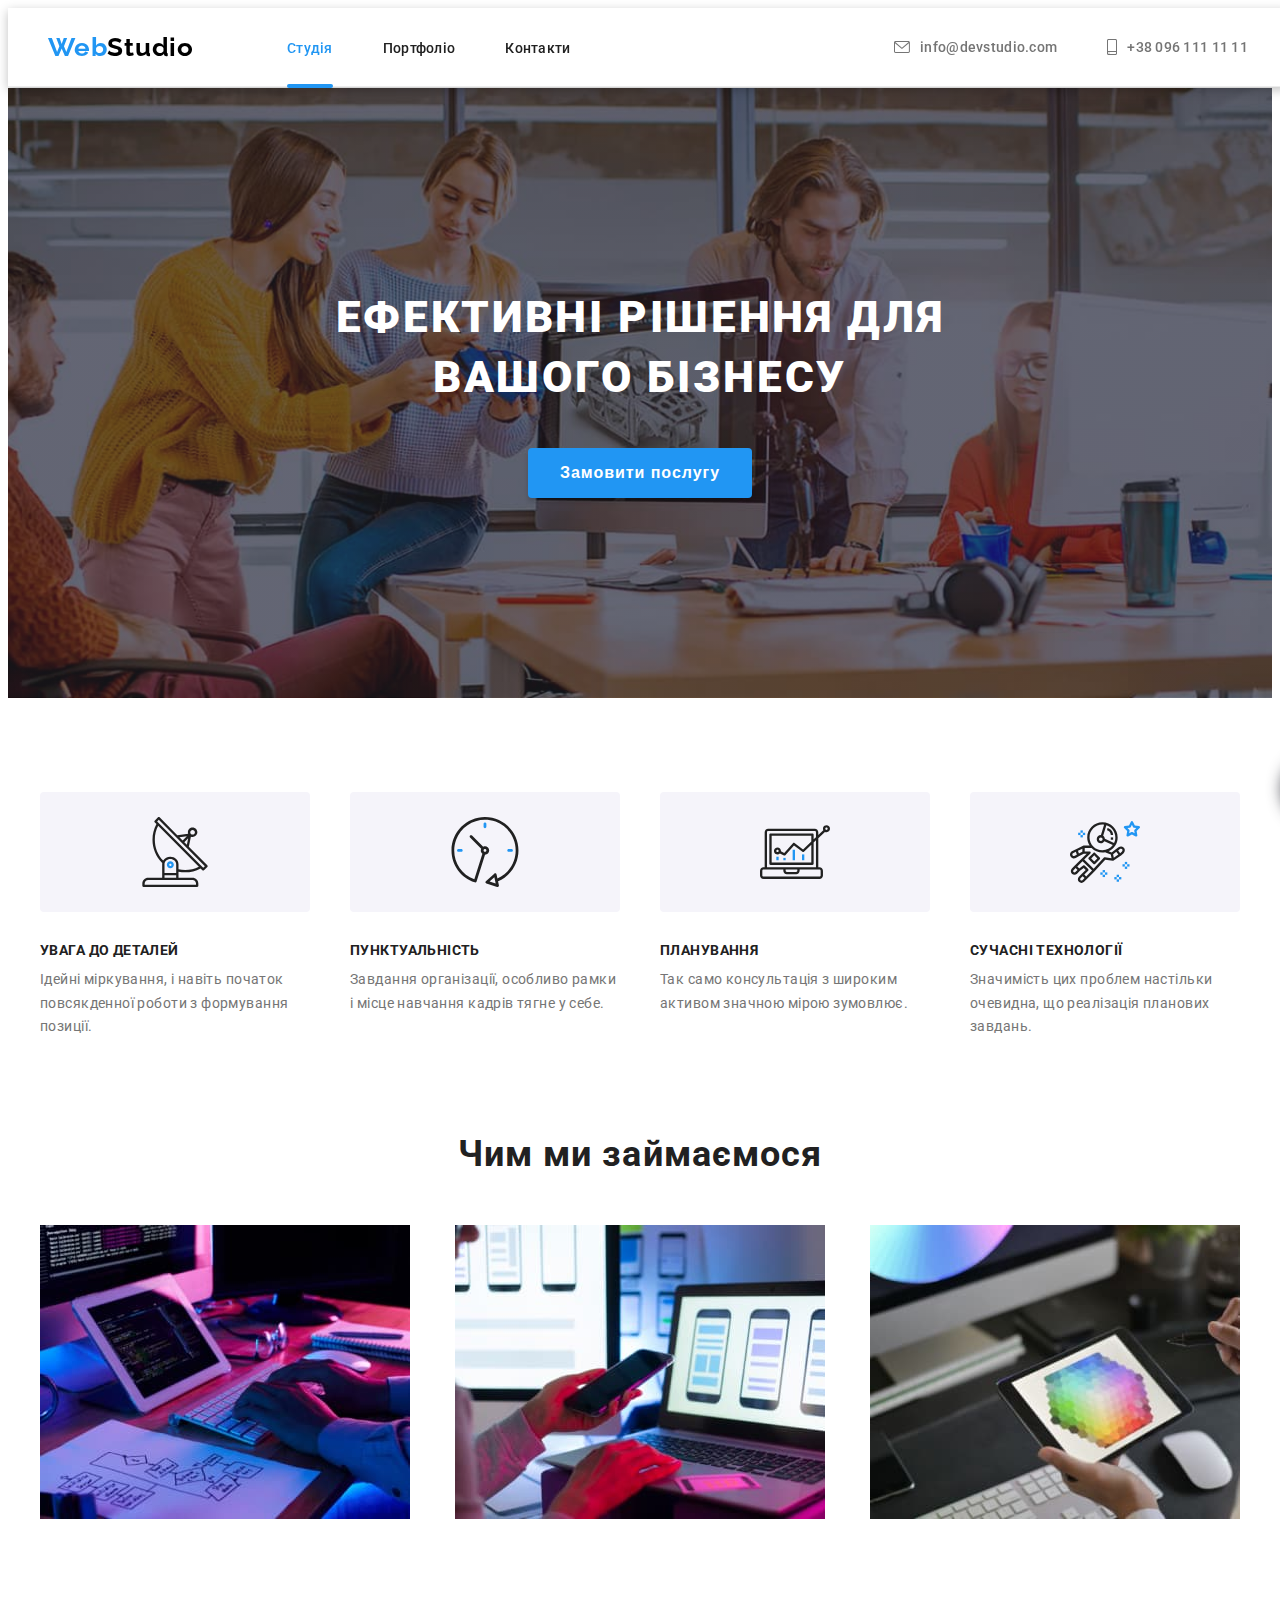
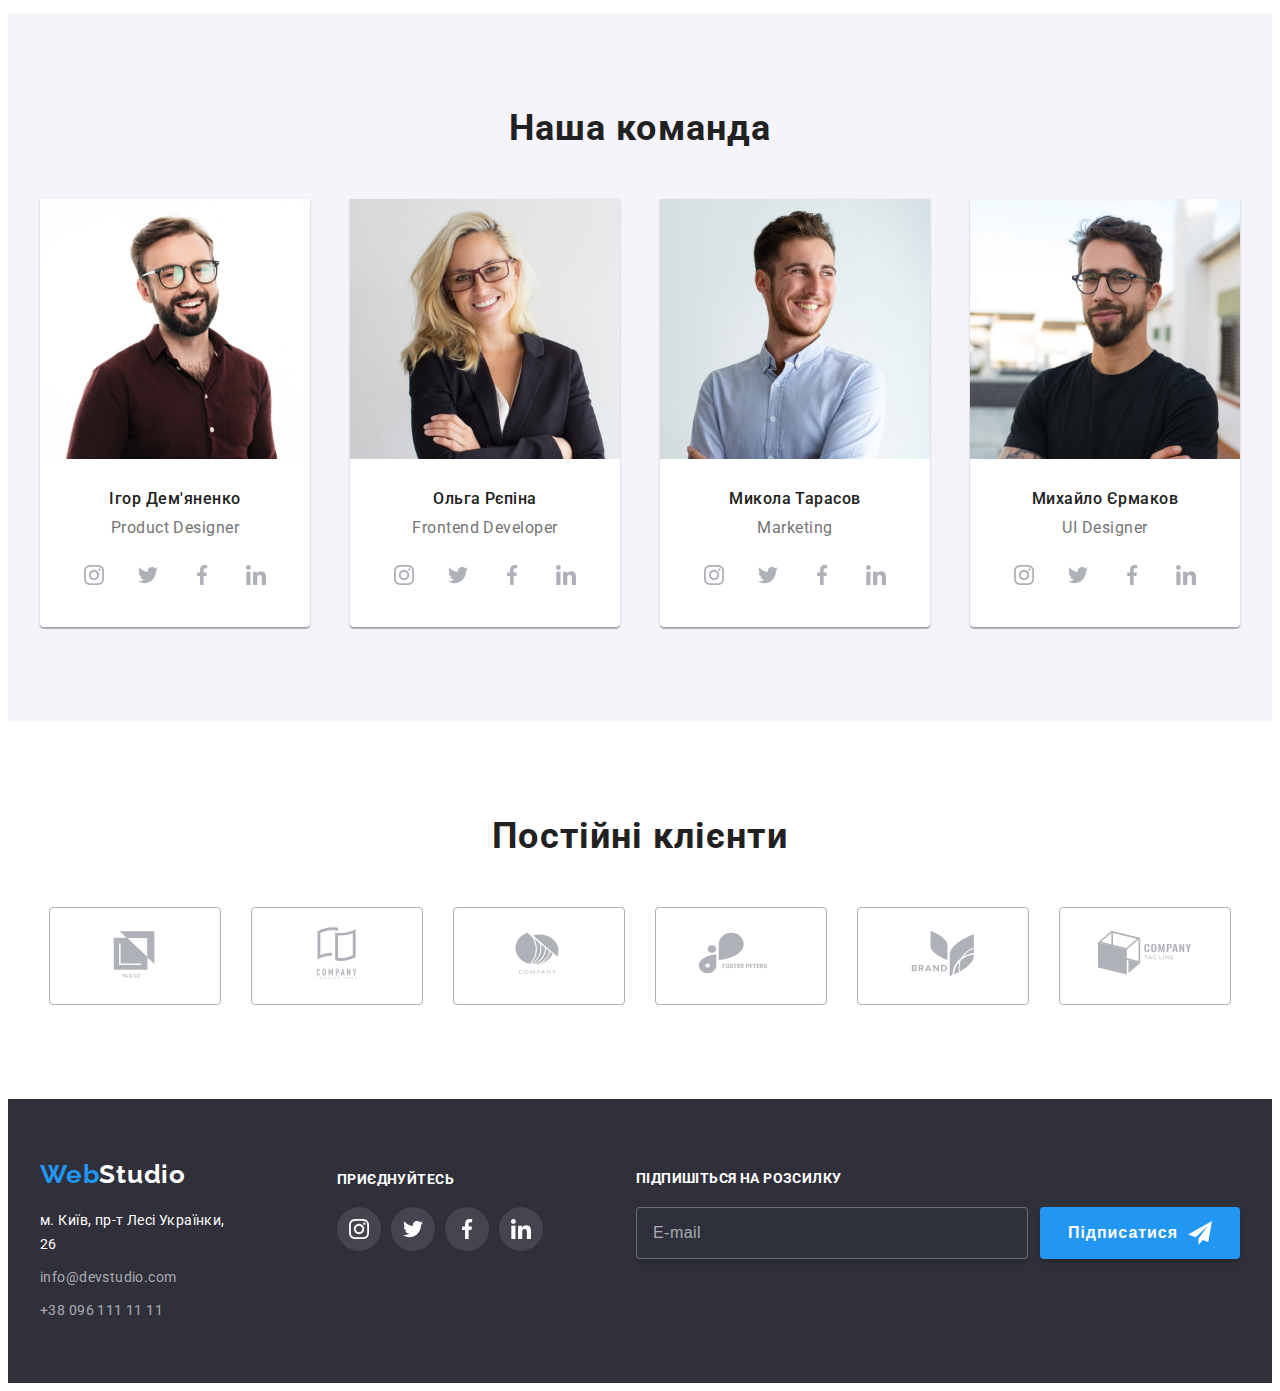
<file: index.html>
<!DOCTYPE html>
<html lang="en">
  <head>
    <meta charset="UTF-8" />
    <meta http-equiv="X-UA-Compatible" content="IE=edge" />
    <meta name="viewport" content="width=device-width, initial-scale=1.0" />
    <title>WebStudio</title>
    <link rel="preconnect" href="https://fonts.googleapis.com" />
    <link rel="preconnect" href="https://fonts.gstatic.com" crossorigin />
    <link
      href="https://fonts.googleapis.com/css2?family=Raleway:wght@700&family=Roboto:wght@400;500;700;900&display=swap"
      rel="stylesheet"
    />
    <link
      rel="stylesheet"
      href="https://cdnjs.cloudflare.com/ajax/libs/modern-normalize/2.0.0/modern-normalize.min.css"
      integrity="sha512-4xo8blKMVCiXpTaLzQSLSw3KFOVPWhm/TRtuPVc4WG6kUgjH6J03IBuG7JZPkcWMxJ5huwaBpOpnwYElP/m6wg=="
      crossorigin="anonymous"
      referrerpolicy="no-referrer"
    />
    <link rel="stylesheet" href="./css/reset.css" />
    <link rel="stylesheet" href="./css/styles.css" />
  </head>
  <body>
    <!-- Шапка сайту -->
    <header class="header" id="header">
      <div class="container container-header">
        <!-- Лого -->
        <a class="header-logo" href="./index.html"
          >Web<span class="header-logo-accent">Studio</span></a
        >
        <!-- Головна навігація сайту -->
        <nav class="header-nav">
          <ul class="header-nav-list">
            <li class="header-nav-item">
              <a
                class="header-nav-link header-nav-link-checked"
                href="./index.html"
                >Студія</a
              >
            </li>
            <li class="header-nav-item">
              <a class="header-nav-link" href="./portfolio.html">Портфоліо</a>
            </li>
            <li class="header-nav-item">
              <a class="header-nav-link" href="#contacts">Контакти</a>
            </li>
          </ul>
        </nav>
        <!-- Контакти -->
        <ul class="header-contacts-list">
          <li class="header-contacts-item">
            <a
              class="header-contacts-link"
              href="mailto:info@devstudio.com"
              target="_blank"
            >
              <svg class="header-contacts-icon" width="16" height="12">
                <use href="./img/icons.svg#letter"></use>
              </svg>
              info@devstudio.com</a
            >
          </li>
          <li class="header-contacts-item">
            <a
              class="header-contacts-link"
              href="tel:+380961111111"
              target="_blank"
            >
              <svg class="header-contacts-icon" width="10" height="16">
                <use href="./img/icons.svg#smartphone"></use>
              </svg>
              +38 096 111 11 11</a
            >
          </li>
        </ul>
      </div>
    </header>
    <!-- Головна сторінка -->
    <main>
      <div class="padding-hero" id="scroll-to-top"></div>
      <!-- Головна частина сайту -->
      <section class="hero">
        <div class="container container-hero">
          <h1 class="hero-title">Ефективні рішення для вашого бізнесу</h1>
          <button class="hero-button" type="button" data-modal-open>
            Замовити послугу
          </button>
        </div>
      </section>
      <!-- Переваги -->
      <section class="advantages">
        <div class="container">
          <ul class="advantages-list">
            <li class="advantages-item">
              <div class="advanteges-icon-bg">
                <svg class="advantages-icon" width="70" height="70">
                  <use href="./img/icons.svg#antenna"></use>
                </svg>
              </div>
              <h3 class="advantages-subtitle">УВАГА ДО ДЕТАЛЕЙ</h3>
              <p class="advantages-desc">
                Ідейні міркування, і навіть початок повсякденної роботи з
                формування позиції.
              </p>
            </li>
            <li class="advantages-item">
              <div class="advanteges-icon-bg">
                <svg class="advantages-icon" width="70" height="70">
                  <use href="./img/icons.svg#clock"></use>
                </svg>
              </div>
              <h3 class="advantages-subtitle">ПУНКТУАЛЬНІСТЬ</h3>
              <p class="advantages-desc">
                Завдання організації, особливо рамки і місце навчання кадрів
                тягне у себе.
              </p>
            </li>
            <li class="advantages-item">
              <div class="advanteges-icon-bg">
                <svg class="advantages-icon" width="70" height="70">
                  <use href="./img/icons.svg#diagram"></use>
                </svg>
              </div>
              <h3 class="advantages-subtitle">ПЛАНУВАННЯ</h3>
              <p class="advantages-desc">
                Так само консультація з широким активом значною мірою зумовлює.
              </p>
            </li>
            <li class="advantages-item">
              <div class="advanteges-icon-bg">
                <svg class="advantages-icon" width="70" height="70">
                  <use href="./img/icons.svg#astronaut"></use>
                </svg>
              </div>
              <h3 class="advantages-subtitle">СУЧАСНІ ТЕХНОЛОГІЇ</h3>
              <p class="advantages-desc">
                Значимість цих проблем настільки очевидна, що реалізація
                планових завдань.
              </p>
            </li>
          </ul>
        </div>
      </section>
      <!-- Секція: Чим ми займаємося -->
      <section class="doing">
        <div class="container">
          <h2 class="doing-title">Чим ми займаємося</h2>
          <ul class="doing-list">
            <li class="doing-item">
              <div class="doing-photo-container">
                <img
                  class="doing-photo"
                  src="./img/doing/photo-1.jpg"
                  alt="Чоловік пише код"
                />
                <div class="doing-overlay">
                  <h3 class="doing-subtitle">Десктопні додатки</h3>
                </div>
              </div>
            </li>
            <li class="doing-item">
              <div class="doing-photo-container">
                <img
                  class="doing-photo"
                  src="./img/doing/photo-2.jpg"
                  alt="Жінка вибирає дизайн"
                />
                <div class="doing-overlay">
                  <h3 class="doing-subtitle">Мобільні додатки</h3>
                </div>
              </div>
            </li>
            <li class="doing-item">
              <div class="doing-photo-container">
                <img
                  class="doing-photo"
                  src="./img/doing/photo-3.jpg"
                  alt="Жінка вибирає колір"
                />
                <div class="doing-overlay">
                  <h3 class="doing-subtitle">Дизайнерські рішення</h3>
                </div>
              </div>
            </li>
          </ul>
        </div>
      </section>
      <!-- Секція: Наша команда -->
      <section class="team">
        <div class="container">
          <h2 class="team-title">Наша команда</h2>
          <ul class="team-list">
            <!-- Перша людина -->
            <li class="team-item">
              <img
                class="team-photo"
                width="270"
                src="./img/team/person-1.jpg"
                alt="Чоловік з бородою з каштановим волоссям в окулярах в бордовій сорочці"
              />
              <h3 class="team-subtitle">Ігор Дем'яненко</h3>
              <p class="team-desc">Product Designer</p>
              <ul class="team-icons-list">
                <li class="team-icon-item">
                  <a
                    href="https://www.instagram.com/"
                    target="_blank"
                    class="team-icon-link"
                  >
                    <svg class="team-icon" width="20" height="20">
                      <use href="./img/icons.svg#instagram"></use>
                    </svg>
                  </a>
                </li>
                <li class="team-icon-item">
                  <a
                    href="https://twitter.com/?lang=uk"
                    target="_blank"
                    class="team-icon-link"
                  >
                    <svg class="team-icon" width="20" height="20">
                      <use href="./img/icons.svg#twitter"></use>
                    </svg>
                  </a>
                </li>
                <li class="team-icon-item">
                  <a
                    href="https://www.facebook.com/?locale=uk_UA"
                    target="_blank"
                    class="team-icon-link"
                  >
                    <svg class="team-icon" width="20" height="20">
                      <use href="./img/icons.svg#facebook"></use>
                    </svg>
                  </a>
                </li>
                <li class="team-icon-item">
                  <a
                    href="https://ua.linkedin.com/"
                    target="_blank"
                    class="team-icon-link"
                  >
                    <svg class="team-icon" width="20" height="20">
                      <use href="./img/icons.svg#linkedin"></use>
                    </svg>
                  </a>
                </li>
              </ul>
            </li>
            <!-- Друга людина -->
            <li class="team-item">
              <img
                class="team-photo"
                width="270"
                src="./img/team/person-2.jpg"
                alt="Жінка з окулярами в чорному піджаку та світлим волоссям"
              />
              <h3 class="team-subtitle">Ольга Рєпіна</h3>
              <p class="team-desc">Frontend Developer</p>
              <ul class="team-icons-list">
                <li class="team-icon-item">
                  <a
                    href="https://www.instagram.com/"
                    target="_blank"
                    class="team-icon-link"
                  >
                    <svg class="team-icon" width="20" height="20">
                      <use href="./img/icons.svg#instagram"></use>
                    </svg>
                  </a>
                </li>
                <li class="team-icon-item">
                  <a
                    href="https://twitter.com/?lang=uk"
                    target="_blank"
                    class="team-icon-link"
                  >
                    <svg class="team-icon" width="20" height="20">
                      <use href="./img/icons.svg#twitter"></use>
                    </svg>
                  </a>
                </li>
                <li class="team-icon-item">
                  <a
                    href="https://www.facebook.com/?locale=uk_UA"
                    target="_blank"
                    class="team-icon-link"
                  >
                    <svg class="team-icon" width="20" height="20">
                      <use href="./img/icons.svg#facebook"></use>
                    </svg>
                  </a>
                </li>
                <li class="team-icon-item">
                  <a
                    href="https://ua.linkedin.com/"
                    target="_blank"
                    class="team-icon-link"
                  >
                    <svg class="team-icon" width="20" height="20">
                      <use href="./img/icons.svg#linkedin"></use>
                    </svg>
                  </a>
                </li>
              </ul>
            </li>
            <!-- Третя людина -->
            <li class="team-item">
              <img
                class="team-photo"
                width="270"
                src="./img/team/person-3.jpg"
                alt="Чоловік з бородою з каштановим волоссям в блакитній сорочці"
              />
              <h3 class="team-subtitle">Микола Тарасов</h3>
              <p class="team-desc">Marketing</p>
              <ul class="team-icons-list">
                <li class="team-icon-item">
                  <a
                    href="https://www.instagram.com/"
                    target="_blank"
                    class="team-icon-link"
                  >
                    <svg class="team-icon" width="20" height="20">
                      <use href="./img/icons.svg#instagram"></use>
                    </svg>
                  </a>
                </li>
                <li class="team-icon-item">
                  <a
                    href="https://twitter.com/?lang=uk"
                    target="_blank"
                    class="team-icon-link"
                  >
                    <svg class="team-icon" width="20" height="20">
                      <use href="./img/icons.svg#twitter"></use>
                    </svg>
                  </a>
                </li>
                <li class="team-icon-item">
                  <a
                    href="https://www.facebook.com/?locale=uk_UA"
                    target="_blank"
                    class="team-icon-link"
                  >
                    <svg class="team-icon" width="20" height="20">
                      <use href="./img/icons.svg#facebook"></use>
                    </svg>
                  </a>
                </li>
                <li class="team-icon-item">
                  <a
                    href="https://ua.linkedin.com/"
                    target="_blank"
                    class="team-icon-link"
                  >
                    <svg class="team-icon" width="20" height="20">
                      <use href="./img/icons.svg#linkedin"></use>
                    </svg>
                  </a>
                </li>
              </ul>
            </li>
            <!-- Четверта людина -->
            <li class="team-item">
              <img
                class="team-photo"
                width="270"
                src="./img/team/person-4.jpg"
                alt="Чоловік в окулярах з темними бородою та волоссям в чорний футболці"
              />
              <h3 class="team-subtitle">Михайло Єрмаков</h3>
              <p class="team-desc">UI Designer</p>
              <ul class="team-icons-list">
                <li class="team-icon-item">
                  <a
                    href="https://www.instagram.com/"
                    target="_blank"
                    class="team-icon-link"
                  >
                    <svg class="team-icon" width="20" height="20">
                      <use href="./img/icons.svg#instagram"></use>
                    </svg>
                  </a>
                </li>
                <li class="team-icon-item">
                  <a
                    href="https://twitter.com/?lang=uk"
                    target="_blank"
                    class="team-icon-link"
                  >
                    <svg class="team-icon" width="20" height="20">
                      <use href="./img/icons.svg#twitter"></use>
                    </svg>
                  </a>
                </li>
                <li class="team-icon-item">
                  <a
                    href="https://www.facebook.com/?locale=uk_UA"
                    target="_blank"
                    class="team-icon-link"
                  >
                    <svg class="team-icon" width="20" height="20">
                      <use href="./img/icons.svg#facebook"></use>
                    </svg>
                  </a>
                </li>
                <li class="team-icon-item">
                  <a
                    href="https://ua.linkedin.com/"
                    target="_blank"
                    class="team-icon-link"
                  >
                    <svg class="team-icon" width="20" height="20">
                      <use href="./img/icons.svg#linkedin"></use>
                    </svg>
                  </a>
                </li>
              </ul>
            </li>
          </ul>
        </div>
      </section>
      <!-- Секція: Клієнти -->
      <section class="clients">
        <div class="container">
          <h2 class="clients-title">Постійні клієнти</h2>
          <ul class="clients-list">
            <li class="client-item">
              <a href="#" target="_blank" class="client-link">
                <svg class="client-icon" width="106" height="60">
                  <use href="./img/icons.svg#logo-YACO-1"></use>
                </svg>
              </a>
            </li>
            <li class="client-item">
              <a href="#" target="_blank" class="client-link">
                <svg class="client-icon" width="106" height="60">
                  <use href="./img/icons.svg#logo-tagline-here-2"></use>
                </svg>
              </a>
            </li>
            <li class="client-item">
              <a href="#" target="_blank" class="client-link">
                <svg class="client-icon" width="106" height="60">
                  <use href="./img/icons.svg#logo-company-3"></use>
                </svg>
              </a>
            </li>
            <li class="client-item">
              <a href="#" target="_blank" class="client-link">
                <svg class="client-icon" width="106" height="60">
                  <use href="./img/icons.svg#logo-foster-peters-4"></use>
                </svg>
              </a>
            </li>
            <li class="client-item">
              <a href="#" target="_blank" class="client-link">
                <svg class="client-icon" width="106" height="60">
                  <use href="./img/icons.svg#logo-brand-5"></use>
                </svg>
              </a>
            </li>
            <li class="client-item">
              <a href="#" target="_blank" class="client-link">
                <svg class="client-icon" width="106" height="60">
                  <use href="./img/icons.svg#logo-tag-line-6"></use>
                </svg>
              </a>
            </li>
          </ul>
        </div>
      </section>
    </main>
    <!-- Підвал сайту -->
    <footer class="footer" id="contacts">
      <div class="container">
        <div class="footer-container">
          <div class="address-container">
            <a class="footer-logo" href="#header"
              >Web<span class="footer-logo-accent">Studio</span></a
            >
            <!-- Адрес -->
            <address class="footer-address">
              <a
                class="footer-map"
                target="_blank"
                href="https://www.google.com/maps/place/Lesi+Ukrainky+Blvd,+26,+Kyiv,+Ukraine,+02000/@50.4265807,30.5383858,17z/data=!3m1!4b1!4m6!3m5!1s0x40d4cf0e033ecbe9:0x57a4dffefec77da0!8m2!3d50.4265807!4d30.5383858!16s%2Fg%2F1tctq5jv?entry=ttu"
                >м. Київ, пр-т Лесі Українки, 26</a
              >
              <!-- Контакти -->
              <ul class="footer-list">
                <li class="footer-item">
                  <a
                    class="footer-link"
                    href="mailto:info@devstudio.com"
                    target="_blank"
                    >info@devstudio.com</a
                  >
                </li>
                <li class="footer-item">
                  <a
                    class="footer-link"
                    href="tel:+380961111111"
                    target="_blank"
                    >+38 096 111 11 11</a
                  >
                </li>
              </ul>
            </address>
          </div>
          <div class="footer-icons-container">
            <h2 class="footer-title">приєднуйтесь</h2>
            <ul class="footer-icons-list">
              <li class="footer-icon-item">
                <a
                  href="https://www.instagram.com/"
                  target="_blank"
                  class="footer-icon-link"
                >
                  <svg class="footer-icon" width="20" height="20">
                    <use href="./img/icons.svg#instagram"></use>
                  </svg>
                </a>
              </li>
              <li class="footer-icon-item">
                <a
                  href="https://twitter.com/?lang=uk"
                  target="_blank"
                  class="footer-icon-link"
                >
                  <svg class="footer-icon" width="20" height="20">
                    <use href="./img/icons.svg#twitter"></use>
                  </svg>
                </a>
              </li>
              <li class="footer-icon-item">
                <a
                  href="https://www.facebook.com/?locale=uk_UA"
                  target="_blank"
                  class="footer-icon-link"
                >
                  <svg class="footer-icon" width="20" height="20">
                    <use href="./img/icons.svg#facebook"></use>
                  </svg>
                </a>
              </li>
              <li class="footer-icon-item">
                <a
                  href="https://ua.linkedin.com/"
                  target="_blank"
                  class="footer-icon-link"
                >
                  <svg class="footer-icon" width="20" height="20">
                    <use href="./img/icons.svg#linkedin"></use>
                  </svg>
                </a>
              </li>
            </ul>
          </div>
          <form action="" class="footer-form">
            <h2 class="footer-form-title">Підпишіться на розсилку</h2>
            <div class="footer-form-container">
              <input
                type="email"
                class="footer-form-input"
                placeholder="E-mail"
                required
              />
              <button class="footer-form-btn" type="submit">
                Підписатися
                <svg class="footer-form-svg" width="24" height="24">
                  <use href="./img/icons.svg#send"></use>
                </svg>
              </button>
            </div>
          </form>
        </div>
      </div>
    </footer>
    <div class="backdrop is-hidden" data-modal>
      <div class="modal">
        <form action="" class="form">
          <button class="modal-close-btn" type="button" data-modal-close>
            <svg class="modal-close-icon" width="18" height="18">
              <use href="./img/icons.svg#close-cross"></use>
            </svg>
          </button>
          <h2 class="modal-title">Залиште свої дані, ми вам передзвонимо</h2>
          <ul class="modal-list">
            <li class="modal-item">
              <label for="name" class="modal-name"
                >Ім'я
                <input id="name" type="text" class="modal-input" required />
                <svg class="modal-svg" width="18" height="18">
                  <use href="./img/icons.svg#person-blank"></use>
                </svg>
              </label>
            </li>
            <li class="modal-item">
              <label for="phone" class="modal-name"
                >Телефон
                <input id="phone" type="tel" class="modal-input" required />
                <svg class="modal-svg" width="18" height="18">
                  <use href="./img/icons.svg#phone-blank"></use>
                </svg>
              </label>
            </li>
            <li class="modal-item">
              <label for="email" class="modal-name"
                >Пошта
                <input id="email" type="email" class="modal-input" required />
                <svg class="modal-svg" width="18" height="18">
                  <use href="./img/icons.svg#email-blank"></use>
                </svg>
              </label>
            </li>
            <li class="modal-item">
              <label for="coment" class="modal-name"
                >Коментар
                <textarea
                  id="coment"
                  cols="30"
                  rows="10"
                  class="modal-coment"
                  placeholder="Введіть текст"
                ></textarea>
              </label>
            </li>
          </ul>
          <label class="modal-label">
            <input type="checkbox" class="modal-checkbox" required />
            <div class="modal-fake">
              <svg class="modal-fake-svg" width="11" height="8">
                <use href="./img/icons.svg#tick"></use>
              </svg>
            </div>
            <p class="modal-text">
              Погоджуюся з розсилкою та приймаю
              <a href="" class="modal-link">Умови договору</a>
            </p>
          </label>
          <button class="mobal-btn" type="submit">Відправити</button>
        </form>
      </div>
    </div>
    <div class="scroll container">
      <a class="scroll-link" href="#scroll-to-top">
        <svg class="scroll-icon" width="29" height="22">
          <use href="./img/icons.svg#top-arrow"></use>
        </svg>
      </a>
    </div>
    <script src="./js/modal.js"></script>
  </body>
</html>
</file>
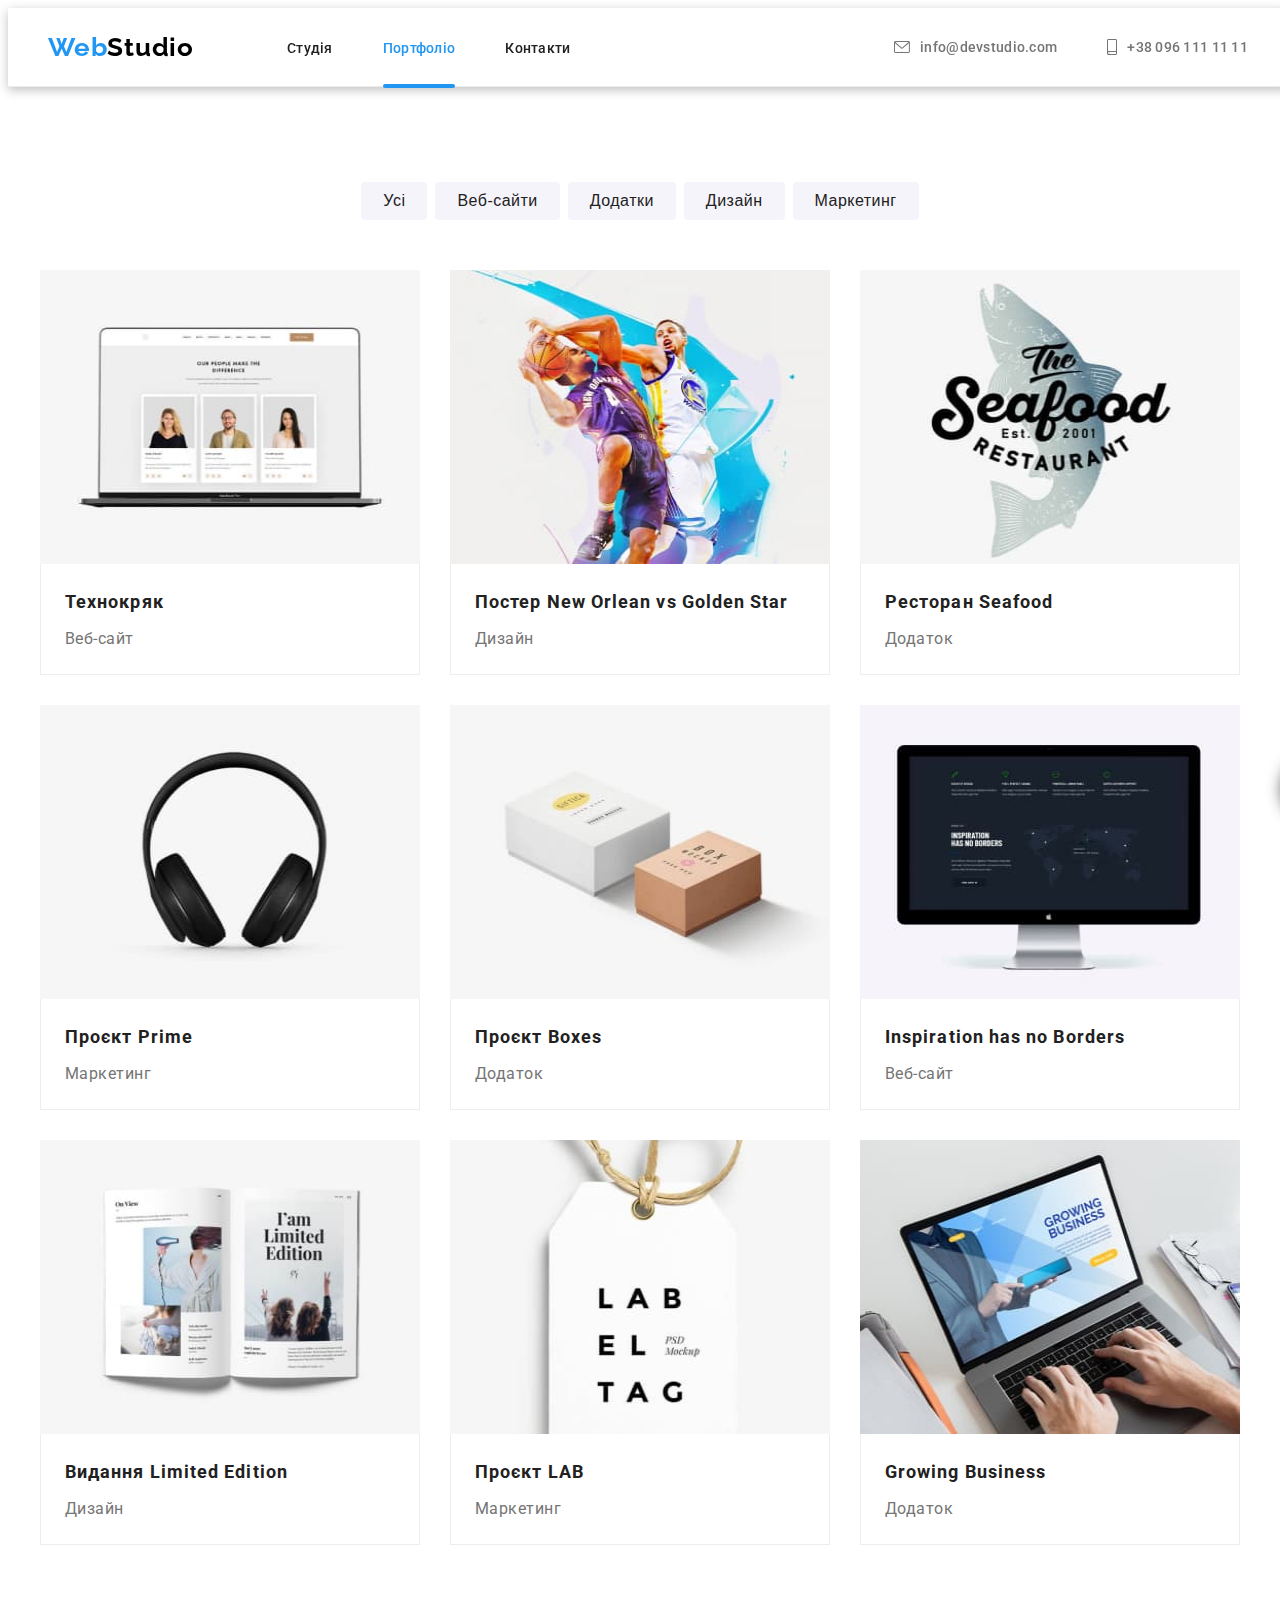
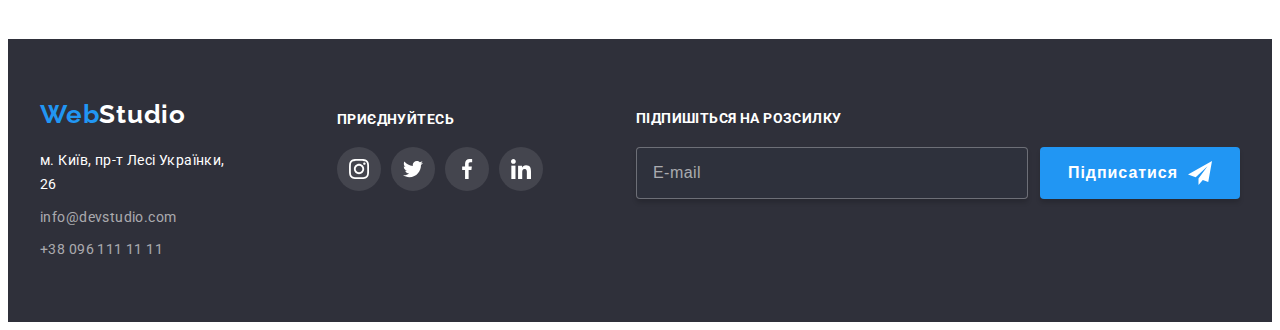
<file: portfolio.html>
<!DOCTYPE html>
<html lang="en">
  <head>
    <meta charset="UTF-8" />
    <meta name="viewport" content="width=device-width, initial-scale=1.0" />
    <title>WebStudio</title>
    <link rel="preconnect" href="https://fonts.googleapis.com" />
    <link rel="preconnect" href="https://fonts.gstatic.com" crossorigin />
    <link
      href="https://fonts.googleapis.com/css2?family=Raleway:wght@700&family=Roboto:wght@400;500;700;900&display=swap"
      rel="stylesheet"
    />
    <link
      rel="stylesheet"
      href="https://cdnjs.cloudflare.com/ajax/libs/modern-normalize/2.0.0/modern-normalize.min.css"
      integrity="sha512-4xo8blKMVCiXpTaLzQSLSw3KFOVPWhm/TRtuPVc4WG6kUgjH6J03IBuG7JZPkcWMxJ5huwaBpOpnwYElP/m6wg=="
      crossorigin="anonymous"
      referrerpolicy="no-referrer"
    />
    <link rel="stylesheet" href="./css/reset.css" />
    <link rel="stylesheet" href="./css/portfolio.css" />
  </head>
  <body>
    <header class="header" id="header">
      <div class="container container-header">
        <!-- Лого -->
        <a class="header-logo" href="./index.html"
          >Web<span class="header-logo-accent">Studio</span></a
        >
        <!-- Головна навігація сайту -->
        <nav class="header-nav">
          <ul class="header-nav-list">
            <li class="header-nav-item">
              <a class="header-nav-link" href="./index.html">Студія</a>
            </li>
            <li class="header-nav-item">
              <a
                class="header-nav-link header-nav-link-checked"
                href="./portfolio.html"
                >Портфоліо</a
              >
            </li>
            <li class="header-nav-item">
              <a class="header-nav-link" href="#contacts">Контакти</a>
            </li>
          </ul>
        </nav>
        <!-- Контакти -->
        <ul class="header-contacts-list">
          <li class="header-contacts-item">
            <a
              class="header-contacts-link"
              href="mailto:info@devstudio.com"
              target="_blank"
            >
              <svg class="header-contacts-icon" width="16" height="12">
                <use href="./img/icons.svg#letter"></use>
              </svg>
              info@devstudio.com</a
            >
          </li>
          <li class="header-contacts-item">
            <a
              class="header-contacts-link"
              href="tel:+380961111111"
              target="_blank"
            >
              <svg class="header-contacts-icon" width="10" height="16">
                <use href="./img/icons.svg#smartphone"></use>
              </svg>
              +38 096 111 11 11</a
            >
          </li>
        </ul>
      </div>
    </header>
    <!-- Головна сторінка сайту -->
    <main>
      <div class="padding-hero" id="scroll-to-top"></div>
      <section class="portfolio">
        <div class="container">
          <!-- Кнопки -->
          <ul class="portfolio-btn-list">
            <li class="portfolio-btn-item">
              <button class="portfolio-btn" type="button">Усі</button>
            </li>
            <li class="portfolio-btn-item">
              <button class="portfolio-btn" type="button">Веб-сайти</button>
            </li>
            <li class="portfolio-btn-item">
              <button class="portfolio-btn" type="button">Додатки</button>
            </li>
            <li class="portfolio-btn-item">
              <button class="portfolio-btn" type="button">Дизайн</button>
            </li>
            <li class="portfolio-btn-item">
              <button class="portfolio-btn" type="button">Маркетинг</button>
            </li>
          </ul>
          <!-- Статті -->
          <ul class="portfolio-article-list">
            <!-- Перша стаття -->
            <li class="portfolio-article-item">
              <a href="#" class="portfolio-article-link">
                <article class="portfolio-article">
                  <div class="portfolio-photo-container">
                    <img
                      class="portfolio-article-photo"
                      src="./img/products/product-1.jpg"
                      alt="сайт Технокряк"
                    />
                    <div class="portfolio-overlay">
                      <p class="portfolio-overlay-text">
                        Ресурс пропонує комплексні пропозиції з різним рівнем
                        функціоналу та сервісів. Все це дозволить відвідувачу
                        отримати вичерпні відомості про компанію чи приватну
                        особу.
                      </p>
                    </div>
                  </div>
                  <div class="container-article">
                    <h2 class="portfolio-article-title">Технокряк</h2>
                    <p class="portfolio-article-desc">Веб-сайт</p>
                  </div>
                </article>
              </a>
            </li>
            <!-- Друга стаття -->
            <li class="portfolio-article-item">
              <a href="#" class="portfolio-article-link">
                <article class="portfolio-article">
                  <div class="portfolio-photo-container">
                    <img
                      class="portfolio-article-photo"
                      src="./img/products/product-2.jpg"
                      alt="Постер New Orlean vs Golden Star"
                    />
                    <div class="portfolio-overlay">
                      <p class="portfolio-overlay-text">
                        Ресурс пропонує комплексні пропозиції з різним рівнем
                        функціоналу та сервісів. Все це дозволить відвідувачу
                        отримати вичерпні відомості про компанію чи приватну
                        особу.
                      </p>
                    </div>
                  </div>
                  <div class="container-article">
                    <h2 class="portfolio-article-title">
                      Постер New Orlean vs Golden Star
                    </h2>
                    <p class="portfolio-article-desc">Дизайн</p>
                  </div>
                </article>
              </a>
            </li>
            <!-- Третя стаття -->
            <li class="portfolio-article-item">
              <a href="#" class="portfolio-article-link">
                <article class="portfolio-article">
                  <div class="portfolio-photo-container">
                    <img
                      class="portfolio-article-photo"
                      src="./img/products/product-3.jpg"
                      alt="Ресторан Seafood"
                    />
                    <div class="portfolio-overlay">
                      <p class="portfolio-overlay-text">
                        Ресурс пропонує комплексні пропозиції з різним рівнем
                        функціоналу та сервісів. Все це дозволить відвідувачу
                        отримати вичерпні відомості про компанію чи приватну
                        особу.
                      </p>
                    </div>
                  </div>
                  <div class="container-article">
                    <h2 class="portfolio-article-title">Ресторан Seafood</h2>
                    <p class="portfolio-article-desc">Додаток</p>
                  </div>
                </article>
              </a>
            </li>
            <!-- Четверта стаття -->
            <li class="portfolio-article-item">
              <a href="#" class="portfolio-article-link">
                <article class="portfolio-article">
                  <div class="portfolio-photo-container">
                    <img
                      class="portfolio-article-photo"
                      src="./img/products/product-4.jpg"
                      alt="Навушники"
                    />
                    <div class="portfolio-overlay">
                      <p class="portfolio-overlay-text">
                        Ресурс пропонує комплексні пропозиції з різним рівнем
                        функціоналу та сервісів. Все це дозволить відвідувачу
                        отримати вичерпні відомості про компанію чи приватну
                        особу.
                      </p>
                    </div>
                  </div>
                  <div class="container-article">
                    <h2 class="portfolio-article-title">Проєкт Prime</h2>
                    <p class="portfolio-article-desc">Маркетинг</p>
                  </div>
                </article>
              </a>
            </li>
            <!-- П'ята стаття -->
            <li class="portfolio-article-item">
              <a href="#" class="portfolio-article-link">
                <article class="portfolio-article">
                  <div class="portfolio-photo-container">
                    <img
                      class="portfolio-article-photo"
                      src="./img/products/product-5.jpg"
                      alt="дві коробки"
                    />
                    <div class="portfolio-overlay">
                      <p class="portfolio-overlay-text">
                        Ресурс пропонує комплексні пропозиції з різним рівнем
                        функціоналу та сервісів. Все це дозволить відвідувачу
                        отримати вичерпні відомості про компанію чи приватну
                        особу.
                      </p>
                    </div>
                  </div>
                  <div class="container-article">
                    <h2 class="portfolio-article-title">Проєкт Boxes</h2>
                    <p class="portfolio-article-desc">Додаток</p>
                  </div>
                </article>
              </a>
            </li>
            <!-- Шоста стаття -->
            <li class="portfolio-article-item">
              <a href="#" class="portfolio-article-link">
                <article class="portfolio-article">
                  <div class="portfolio-photo-container">
                    <img
                      class="portfolio-article-photo"
                      src="./img/products/product-6.jpg"
                      alt="сайт Inspiration has no Borders"
                    />
                    <div class="portfolio-overlay">
                      <p class="portfolio-overlay-text">
                        Ресурс пропонує комплексні пропозиції з різним рівнем
                        функціоналу та сервісів. Все це дозволить відвідувачу
                        отримати вичерпні відомості про компанію чи приватну
                        особу.
                      </p>
                    </div>
                  </div>
                  <div class="container-article">
                    <h2 class="portfolio-article-title">
                      Inspiration has no Borders
                    </h2>
                    <p class="portfolio-article-desc">Веб-сайт</p>
                  </div>
                </article>
              </a>
            </li>
            <!-- Сьома стаття -->
            <li class="portfolio-article-item">
              <a href="#" class="portfolio-article-link">
                <article class="portfolio-article">
                  <div class="portfolio-photo-container">
                    <img
                      class="portfolio-article-photo"
                      src="./img/products/product-7.jpg"
                      alt="Видання Limited Edition"
                    />
                    <div class="portfolio-overlay">
                      <p class="portfolio-overlay-text">
                        Ресурс пропонує комплексні пропозиції з різним рівнем
                        функціоналу та сервісів. Все це дозволить відвідувачу
                        отримати вичерпні відомості про компанію чи приватну
                        особу.
                      </p>
                    </div>
                  </div>
                  <div class="container-article">
                    <h2 class="portfolio-article-title">
                      Видання Limited Edition
                    </h2>
                    <p class="portfolio-article-desc">Дизайн</p>
                  </div>
                </article>
              </a>
            </li>
            <!-- Восьма стаття -->
            <li class="portfolio-article-item">
              <a href="#" class="portfolio-article-link">
                <article class="portfolio-article">
                  <div class="portfolio-photo-container">
                    <img
                      class="portfolio-article-photo"
                      src="./img/products/product-8.jpg"
                      alt="Проєкт LAB"
                    />
                    <div class="portfolio-overlay">
                      <p class="portfolio-overlay-text">
                        Ресурс пропонує комплексні пропозиції з різним рівнем
                        функціоналу та сервісів. Все це дозволить відвідувачу
                        отримати вичерпні відомості про компанію чи приватну
                        особу.
                      </p>
                    </div>
                  </div>
                  <div class="container-article">
                    <h2 class="portfolio-article-title">Проєкт LAB</h2>
                    <p class="portfolio-article-desc">Маркетинг</p>
                  </div>
                </article>
              </a>
            </li>
            <!-- Дев'ята стаття -->
            <li class="portfolio-article-item">
              <a href="#" class="portfolio-article-link">
                <article class="portfolio-article">
                  <div class="portfolio-photo-container">
                    <img
                      class="portfolio-article-photo"
                      src="./img/products/product-9.jpg"
                      alt="додаток Growing Business"
                    />
                    <div class="portfolio-overlay">
                      <p class="portfolio-overlay-text">
                        Ресурс пропонує комплексні пропозиції з різним рівнем
                        функціоналу та сервісів. Все це дозволить відвідувачу
                        отримати вичерпні відомості про компанію чи приватну
                        особу.
                      </p>
                    </div>
                  </div>
                  <div class="container-article">
                    <h2 class="portfolio-article-title">Growing Business</h2>
                    <p class="portfolio-article-desc">Додаток</p>
                  </div>
                </article>
              </a>
            </li>
          </ul>
        </div>
      </section>
    </main>
    <!-- Підвал сайту -->
    <footer class="footer" id="contacts">
      <div class="container">
        <div class="footer-container">
          <div class="address-container">
            <a class="footer-logo" href="#header"
              >Web<span class="footer-logo-accent">Studio</span></a
            >
            <!-- Адрес -->
            <address class="footer-address">
              <a
                class="footer-map"
                target="_blank"
                href="https://www.google.com/maps/place/Lesi+Ukrainky+Blvd,+26,+Kyiv,+Ukraine,+02000/@50.4265807,30.5383858,17z/data=!3m1!4b1!4m6!3m5!1s0x40d4cf0e033ecbe9:0x57a4dffefec77da0!8m2!3d50.4265807!4d30.5383858!16s%2Fg%2F1tctq5jv?entry=ttu"
                >м. Київ, пр-т Лесі Українки, 26</a
              >
              <!-- Контакти -->
              <ul class="footer-list">
                <li class="footer-item">
                  <a
                    class="footer-link"
                    href="mailto:info@devstudio.com"
                    target="_blank"
                    >info@devstudio.com</a
                  >
                </li>
                <li class="footer-item">
                  <a
                    class="footer-link"
                    href="tel:+380961111111"
                    target="_blank"
                    >+38 096 111 11 11</a
                  >
                </li>
              </ul>
            </address>
          </div>
          <div class="footer-icons-container">
            <h2 class="footer-title">приєднуйтесь</h2>
            <ul class="footer-icons-list">
              <li class="footer-icon-item">
                <a
                  href="https://www.instagram.com/"
                  target="_blank"
                  class="footer-icon-link"
                >
                  <svg class="footer-icon" width="20" height="20">
                    <use href="./img/icons.svg#instagram"></use>
                  </svg>
                </a>
              </li>
              <li class="footer-icon-item">
                <a
                  href="https://twitter.com/?lang=uk"
                  target="_blank"
                  class="footer-icon-link"
                >
                  <svg class="footer-icon" width="20" height="20">
                    <use href="./img/icons.svg#twitter"></use>
                  </svg>
                </a>
              </li>
              <li class="footer-icon-item">
                <a
                  href="https://www.facebook.com/?locale=uk_UA"
                  target="_blank"
                  class="footer-icon-link"
                >
                  <svg class="footer-icon" width="20" height="20">
                    <use href="./img/icons.svg#facebook"></use>
                  </svg>
                </a>
              </li>
              <li class="footer-icon-item">
                <a
                  href="https://ua.linkedin.com/"
                  target="_blank"
                  class="footer-icon-link"
                >
                  <svg class="footer-icon" width="20" height="20">
                    <use href="./img/icons.svg#linkedin"></use>
                  </svg>
                </a>
              </li>
            </ul>
          </div>
          <form action="" class="footer-form">
            <h2 class="footer-form-title">Підпишіться на розсилку</h2>
            <div class="footer-form-container">
              <input
                type="email"
                class="footer-form-input"
                placeholder="E-mail"
                required
              />
              <button class="footer-form-btn" type="submit">
                Підписатися
                <svg class="footer-form-svg" width="24" height="24">
                  <use href="./img/icons.svg#send"></use>
                </svg>
              </button>
            </div>
          </form>
        </div>
      </div>
    </footer>
    <div class="scroll container">
      <a class="scroll-link" href="#scroll-to-top">
        <svg class="scroll-icon" width="29" height="22">
          <use href="./img/icons.svg#top-arrow"></use>
        </svg>
      </a>
  </body>
</html>
</file>
<file: css/styles.css>
:root {
  --title-color: #212121;
  --text-color: #757575;
  --accent-color: #2196f3;
  --background-accent-color: #2f303a;
  --background-color: #fff;
  --background-team-color: #f5f4fa;
  --second-accent-color: #fff;
  --frame-color: #eee;
  --logo-accent-color: #000;
  --background-button-color: #f5f4fa;
  --address-color: rgba(255, 255, 255, 0.6);
  --header-frame-color: #ececec;
  --icon-fill: #afb1b8;
  --footer-icons-bg: rgba(255, 255, 255, 0.1);
  --input-border-color: rgba(33, 33, 33, 0.2);
  --hover: #1b73c3;
  --portfolio-cards-bg: rgba(33, 150, 243, 0.9);
}

*::selection {
  background-color: var(--accent-color);
  color: var(--second-accent-color);
}

html {
  scroll-behavior: smooth;
}

body {
  font-family: Roboto;
  position: relative;
}

.container {
  max-width: 1200px;
  width: 100%;
  padding: 0 15px;
  margin: 0 auto;
  /* outline: red dashed; */
}

/**
  |============================
  | Шапка сайту
  |============================
*/

.header {
  border-bottom: 1px solid var(--header-frame-color, #ececec);
  padding: 24px 0;
  position: fixed;
  width: 100%;
  background-color: var(--background-color);
  z-index: 3;
  box-shadow: 0px 3px 10px rgba(0, 0, 0, 0.25);
}

.container-header {
  display: flex;
  align-items: center;
}

.header-logo,
.footer-logo {
  color: var(--accent-color, #2196f3);
  font-family: Raleway;
  font-size: 26px;
  font-weight: 700;
  line-height: normal;
  letter-spacing: 0.78px;
}

.header-logo-accent {
  color: var(--logo-accent-color, #000);
}

.header-nav-link {
  color: var(--title-color, #212121);
  font-size: 14px;
  font-weight: 500;
  line-height: normal;
  letter-spacing: 0.28px;
  position: relative;
}

.header-nav-link-checked {
  color: var(--accent-color);
}

.header-nav-link-checked::after {
  content: "";
  display: block;
  width: 100%;
  height: 4px;
  border-radius: 2px;
  background: var(--accent-color);
  position: absolute;
  bottom: -32px;
  right: 0;
}

.header-nav-list {
  display: flex;
  gap: 50px;
  margin-left: 93px;
}

.header-contacts-list {
  display: flex;
  gap: 50px;
  margin-left: auto;
}

.header-nav-link:hover,
.header-nav-link:focus {
  color: var(--accent-color, #2196f3);
}

.header-contacts-list .header-contacts-link {
  color: var(--text-color, #757575);
  font-size: 14px;
  font-weight: 500;
  line-height: normal;
  letter-spacing: 0.28px;
}

.header-contacts-link {
  display: flex;
  justify-content: center;
  align-items: center;
  gap: 10px;
}

.header-contacts-link:hover,
.header-contacts-link:focus {
  color: var(--accent-color, #2196f3);
}

.header-contacts-link:hover .header-contacts-icon {
  fill: var(--accent-color);
}

.header-contacts-link:focus .header-contacts-icon {
  fill: var(--accent-color);
}

.header-contacts-icon {
  fill: var(--text-color);
}

.header-contacts-icon:hover .header-contacts-link {
  color: var(--accent-color);
}

/**
  |============================
  | Hero
  |============================
*/

.padding-hero {
  padding: 40px 0;
}

.hero {
  background-image: linear-gradient(
      rgba(47, 48, 58, 0.4),
      rgba(47, 48, 58, 0.4)
    ),
    url(../img/hero/hero-background.jpg);
  padding: 200px 0;
  background-position: center;
  background-size: cover;
  background-repeat: no-repeat;
}

.container-hero {
  display: flex;
  align-items: center;
  flex-direction: column;
}

.hero-title {
  color: var(--second-accent-color, #fff);
  text-align: center;
  font-size: 44px;
  font-weight: 900;
  line-height: 1.36;
  letter-spacing: 2.64px;
  text-transform: uppercase;
  max-width: 696px;
  margin-bottom: 40px;
}

.hero-button {
  color: var(--second-accent-color, #fff);
  text-align: center;
  padding: 10px 32px;
  font-size: 16px;
  font-weight: 700;
  line-height: 1.87;
  letter-spacing: 0.96px;
  border-radius: 4px;
  background-color: var(--accent-color, #2196f3);
  box-shadow: 0px 4px 4px 0px rgba(0, 0, 0, 0.15);
}

.hero-button:hover,
.hero-button:focus {
  background-color: var(--hover);
}

/**
  |============================
  | Переваги
  |============================
*/

.advantages {
  padding: 94px 0 47px;
}

.advantages-list {
  display: flex;
  justify-content: space-between;
}

.advantages-item {
  max-width: 270px;
}

/* .advantages-item::before {
  content: "";
  display: block;
  width: 270px;
  height: 120px;
  border-radius: 4px;
  background: var(--background-team-color, #f5f4fa);
  background-image: url(../img/advantages/photo1.png);
  background-size: 70px;
  background-repeat: no-repeat;
  background-position: center;
}

.advantages-item:first-child::before {
  background-image: url(../img/advantages/photo1.png);
}

.advantages-item:nth-child(2)::before {
  background-image: url(../img/advantages/photo2.png);
}

.advantages-item:nth-child(3)::before {
  background-image: url(../img/advantages/photo3.png);
}

.advantages-item:last-child::before {
  background-image: url(../img/advantages/photo4.png);
} */

.advanteges-icon-bg {
  width: 270px;
  height: 120px;
  background-color: var(--background-team-color);
  border-radius: 4px;
  display: flex;
  justify-content: center;
  align-items: center;
}

.advantages-subtitle {
  color: var(--title-color, #212121);
  font-size: 14px;
  font-weight: 700;
  line-height: normal;
  letter-spacing: 0.42px;
  text-transform: uppercase;
  margin-bottom: 10px;
  margin-top: 30px;
}

.advantages-desc {
  color: var(--text-color, #757575);
  font-size: 14px;
  font-weight: 400;
  line-height: 1.71;
  letter-spacing: 0.42px;
}

/**
  |============================
  | Що робимо
  |============================
*/

.doing {
  padding: 47px 0 94px;
}

.doing-title {
  color: var(--title-color, #212121);
  text-align: center;
  font-size: 36px;
  font-weight: 700;
  line-height: normal;
  letter-spacing: 1.08px;
  margin-bottom: 50px;
}

.doing-list {
  display: flex;
  justify-content: space-between;
}

.doing-photo-container {
  overflow: hidden;
  height: 294px;
  position: relative;
}

.doing-overlay {
  background: rgba(47, 48, 58, 0.8);
  display: flex;
  justify-content: center;
  align-items: center;
  height: 70px;
  width: 370px;
  position: absolute;
  bottom: 0;
  left: 0;
  z-index: 1;
  transform: translateY(+101%);
  transition: transform 0.5s;
}

.doing-photo-container:hover .doing-overlay {
  transform: translate(0%);
}

.doing-subtitle {
  color: var(--second-accent-color);
  font-size: 14px;
  font-weight: 700;
  letter-spacing: 0.42px;
  text-transform: uppercase;
}

/**
  |============================
  | Команда
  |============================
*/

.team {
  background: var(--background-team-color, #f5f4fa);
  padding: 94px 0;
}

.team-list {
  display: flex;
  justify-content: space-between;
}

.team-item {
  border-radius: 0px 0px 4px 4px;
  background: var(--background-color, #fff);
  box-shadow: 0px 2px 1px 0px rgba(0, 0, 0, 0.2),
    0px 1px 1px 0px rgba(0, 0, 0, 0.14), 0px 1px 3px 0px rgba(0, 0, 0, 0.12);
  max-width: 270px;
  padding-bottom: 30px;
}

.team-photo {
  margin-bottom: 30px;
}

.team-title {
  color: var(--title-color, #212121);
  text-align: center;
  font-size: 36px;
  font-weight: 700;
  line-height: normal;
  letter-spacing: 1.08px;
  margin-bottom: 50px;
}

.team-subtitle {
  color: var(--title-color, #212121);
  font-size: 16px;
  font-weight: 500;
  line-height: normal;
  letter-spacing: 0.48px;
  margin-bottom: 10px;
  text-align: center;
}

.team-desc {
  color: var(--text-color, #757575);
  font-size: 16px;
  font-weight: 400;
  line-height: normal;
  letter-spacing: 0.48px;
  text-align: center;
  margin-bottom: 16px;
}

.team-icons-list {
  display: flex;
  justify-content: center;
  align-items: center;
  gap: 10px;
}

.team-icon-link {
  width: 44px;
  height: 44px;
  display: flex;
  justify-content: center;
  align-items: center;
  border-radius: 50%;
}

.team-icon-link:hover,
.team-icon-link:focus {
  background-color: var(--accent-color);
}

.team-icon {
  fill: var(--icon-fill);
}

.team-icon-link:hover .team-icon {
  fill: var(--second-accent-color);
}

.team-icon-link:focus .team-icon {
  fill: var(--second-accent-color);
}

/**
  |============================
  | Постійні клієнти
  |============================
*/

.clients {
  padding: 94px 0;
}

.clients-title {
  color: var(--title-color);
  text-align: center;
  font-size: 36px;
  font-weight: 700;
  letter-spacing: 1.08px;
  margin-bottom: 50px;
}

.clients-list {
  display: flex;
  justify-content: center;
  gap: 30px;
}

.client-link {
  padding: 16px 32px;
  border-radius: 4px;
  border: 1px solid var(--icon-fill);
  display: block;
}

.client-link:hover,
.client-link:focus {
  border: 1px solid var(--accent-color);
}

.client-link:hover .client-icon {
  fill: var(--accent-color);
}

.client-link:focus .client-icon {
  fill: var(--accent-color);
}

.client-icon:hover {
  fill: var(--accent-color);
}

.client-icon {
  fill: var(--icon-fill);
}

/**
  |============================
  | Підвал сайту
  |============================
*/
.footer {
  background-color: var(--background-accent-color, #2f303a);
  padding: 60px 0;
}

.footer-container {
  display: flex;
  gap: 93px;
}

.footer-logo-accent {
  color: var(--second-accent-color, #fff);
}

.footer-map {
  color: var(--second-accent-color, #fff);
  font-size: 14px;
  font-weight: 400;
  line-height: 1.71;
  letter-spacing: 0.42px;
  margin-top: 20px;
  display: block;
  font-style: normal;
}

.footer-link {
  color: var(--address-color, rgba(255, 255, 255, 0.6));
  font-size: 14px;
  font-weight: 400;
  line-height: 1.71;
  letter-spacing: 0.42px;
  margin-top: 9px;
  display: block;
  font-style: normal;
}

.footer-icons-container {
  padding-top: 12px;
}

.footer-title {
  color: var(--second-accent-color);
  font-size: 14px;
  font-weight: 700;
  letter-spacing: 0.42px;
  text-transform: uppercase;
  margin-bottom: 20px;
}

.footer-icons-list {
  display: flex;
  gap: 10px;
}

.footer-icon-link {
  width: 44px;
  height: 44px;
  background-color: var(--footer-icons-bg);
  border-radius: 50%;
  display: flex;
  justify-content: center;
  align-items: center;
}

.footer-icon-link:hover,
.footer-icon-link:focus {
  background-color: var(--accent-color);
}

.footer-icon {
  fill: var(--second-accent-color);
}

.footer-form {
  padding-top: 12px;
}

.footer-form-title {
  color: var(--second-accent-color);
  font-size: 14px;
  font-weight: 700;
  line-height: 1.14;
  letter-spacing: 0.42px;
  text-transform: uppercase;
  margin-bottom: 20px;
}

.footer-form-container {
  display: flex;
  gap: 12px;
}

.footer-form-input {
  border-radius: 4px;
  border: 1px solid rgba(255, 255, 255, 0.3);
  background: rgba(33, 150, 243, 0.01);
  box-shadow: 0px 4px 4px 0px rgba(0, 0, 0, 0.15);
  padding: 15px 16px;
  width: 358px;
  color: var(--second-accent-color);
  font-size: 16px;
  font-weight: 400;
  line-height: 1.25;
  letter-spacing: 0.48px;
}

.footer-form-input:hover,
.footer-form-input:focus {
  border-color: var(--accent-color);
}

.footer-form-input::placeholder {
  color: var(--address-color);
  font-size: 16px;
  font-weight: 400;
  line-height: 1.25;
  letter-spacing: 0.48px;
}

.footer-form-btn {
  color: var(--second-accent-color);
  font-size: 16px;
  font-weight: 700;
  line-height: 1.87;
  letter-spacing: 0.96px;
  padding: 10px 28px;
  background-color: var(--accent-color);
  display: flex;
  gap: 10px;
  align-items: center;
  border-radius: 4px;
  box-shadow: 0px 4px 4px 0px rgba(0, 0, 0, 0.15);
}

.footer-form-btn:hover,
.footer-form-btn:focus {
  background-color: var(--hover);
}

.footer-form-svg {
  fill: var(--second-accent-color);
}

/**
  |============================
  | modal
  |============================
*/

.backdrop {
  width: 100%;
  height: 100%;
  position: fixed;
  top: 0;
  left: 0;
  background: rgba(0, 0, 0, 0.2);
  z-index: 4;
}

.is-hidden {
  opacity: 0;
  pointer-events: none;
}

.no-scroll {
  overflow: hidden;
}

.modal {
  background-color: var(--background-color);
  transform: translate(-50%, -50%);
  position: absolute;
  top: 50%;
  left: 50%;
  padding: 40px;
  border-radius: 4px;
  box-shadow: 0px 2px 1px 0px rgba(0, 0, 0, 0.2),
    0px 1px 1px 0px rgba(0, 0, 0, 0.14), 0px 1px 3px 0px rgba(0, 0, 0, 0.12);
  z-index: 5;
}

.modal-close-btn {
  background-color: transparent;
  border: 1px solid rgba(0, 0, 0, 0.1);
  border-radius: 50%;
  display: block;
  width: 30px;
  height: 30px;
  display: flex;
  justify-content: center;
  align-items: center;
  position: absolute;
  top: 8px;
  right: 8px;
}

.modal-close-btn:hover,
.modal-close-btn:focus {
  border-color: var(--accent-color);
}

.modal-title {
  color: var(--title-color);
  text-align: center;
  font-size: 20px;
  font-weight: 700;
  line-height: 1.15;
  letter-spacing: 0.6px;
  margin-bottom: 12px;
}

.modal-list {
  display: flex;
  flex-direction: column;
  gap: 10px;
  margin-bottom: 20px;
}

.modal-name {
  display: flex;
  flex-direction: column;
  gap: 4px;
}

.modal-name {
  color: var(--text-color);
  font-size: 12px;
  font-weight: 400;
  line-height: 1.17;
  letter-spacing: 0.12px;
  position: relative;
}

.modal-input {
  width: 448px;
  height: 40px;
  border-radius: 4px;
  border: 1px solid var(--input-border-color);
  padding-left: 42px;
  color: var(--text-color);
  font-size: 12px;
  font-weight: 400;
  line-height: 1.17;
  letter-spacing: 0.12px;
}

.modal-input:hover,
.modal-input:focus {
  border-color: var(--accent-color);
}

.modal-svg {
  position: absolute;
  top: 29px;
  left: 12px;
  fill: var(--title-color);
}

.modal-input:hover + .modal-svg {
  fill: var(--accent-color);
}

.modal-input:focus + .modal-svg {
  fill: var(--accent-color);
}

.modal-coment {
  width: 448px;
  height: 120px;
  flex-shrink: 0;
  border-radius: 4px;
  border: 1px solid var(--input-border-color);
  padding: 12px 16px;
  color: var(--text-color);
  font-size: 12px;
  font-weight: 400;
  line-height: 1.17;
  letter-spacing: 0.12px;
  resize: none;
}

.modal-coment:hover {
  border-color: var(--accent-color);
}

.modal-coment::placeholder {
  color: rgba(117, 117, 117, 0.5);
  font-size: 12px;
  font-weight: 400;
  line-height: normal;
  letter-spacing: 0.12px;
}

.modal-label {
  display: flex;
  gap: 8px;
  align-items: center;
  justify-content: center;
}

.modal-checkbox {
  display: none;
}

.modal-fake {
  width: 16px;
  height: 15px;
  border: 2px solid var(--title-color);
  border-radius: 2px;
  position: relative;
}

.modal-fake::before {
  content: "";
  display: block;
  position: relative;
  width: 100%;
  height: 100%;
  background-color: var(--accent-color);
  opacity: 0;
}

.modal-fake-svg {
  position: absolute;
  top: 50%;
  left: 50%;
  transform: translate(-50%, -50%);
  fill: var(--second-accent-color);
}

.modal-checkbox:checked + .modal-fake::before {
  opacity: 1;
}

.modal-checkbox:checked + .modal-fake {
  border-color: var(--accent-color);
}

.modal-text {
  color: var(--text-color);
  font-size: 14px;
  font-weight: 400;
  line-height: 1.71;
  letter-spacing: 0.42px;
}

.modal-link {
  color: var(--accent-color);
  font-size: 14px;
  font-weight: 400;
  line-height: 1.71;
  letter-spacing: 0.42px;
  text-decoration-line: underline;
}

.modal-link:hover,
.modal-link:focus {
  color: var(--hover);
}

.mobal-btn {
  color: #fff;
  font-size: 16px;
  font-weight: 700;
  line-height: 1.87;
  letter-spacing: 0.96px;
  border-radius: 4px;
  background: var(--accent-color);
  box-shadow: 0px 4px 4px 0px rgba(0, 0, 0, 0.15);
  padding: 10px 52px;
  margin: 0 auto;
  display: block;
  margin-top: 40px;
}

.mobal-btn:hover,
.mobal-btn:focus {
  background-color: var(--hover);
}

.scroll.container {
  position: fixed;
  bottom: 75px;
  left: 50%;
  transform: translateX(+51%);
  height: 70px;
}

.scroll-link {
  background-color: var(--accent-color);
  width: 60px;
  height: 60px;
  border: 4px solid var(--second-accent-color);
  box-shadow: 0px 0px 15px rgba(37, 38, 48, 0.82);
  display: flex;
  justify-content: center;
  align-items: center;
  border-radius: 50%;
  position: absolute;
}

.scroll-icon {
  transform: translateY(-7%);
  fill: var(--second-accent-color);
}
</file>
<file: css/portfolio.css>
:root {
  --title-color: #212121;
  --text-color: #757575;
  --accent-color: #2196f3;
  --background-accent-color: #2f303a;
  --background-color: #fff;
  --background-team-color: #f5f4fa;
  --second-accent-color: #fff;
  --frame-color: #eee;
  --logo-accent-color: #000;
  --background-button-color: #f5f4fa;
  --address-color: rgba(255, 255, 255, 0.6);
  --header-frame-color: #ececec;
  --icon-fill: #afb1b8;
  --footer-icons-bg: rgba(255, 255, 255, 0.1);
  --portfolio-cards-bg: rgba(33, 150, 243, 0.9);
  --hover: #1b73c3;
}

*::selection {
  background-color: var(--accent-color);
  color: var(--second-accent-color);
}

html {
  scroll-behavior: smooth;
}

body {
  font-family: Roboto;
}

.container {
  max-width: 1200px;
  width: 100%;
  padding: 0 15px;
  margin: 0 auto;
  /* outline: red dashed; */
}

/* Шапка сайту */

.header {
  border-bottom: 1px solid var(--header-frame-color, #ececec);
  padding: 24px 0;
  position: fixed;
  width: 100%;
  background-color: var(--background-color);
  z-index: 2;
  box-shadow: 0px 3px 10px rgba(0, 0, 0, 0.25);
}

.container-header {
  display: flex;
  align-items: center;
}

.header-logo,
.footer-logo {
  color: var(--accent-color, #2196f3);
  font-family: Raleway;
  font-size: 26px;
  font-weight: 700;
  line-height: normal;
  letter-spacing: 0.78px;
}

.header-logo-accent {
  color: var(--logo-accent-color, #000);
}

.header-nav-link {
  color: var(--title-color, #212121);
  font-size: 14px;
  font-weight: 500;
  line-height: normal;
  letter-spacing: 0.28px;
  position: relative;
}

.header-nav-link-checked {
  color: var(--accent-color);
}

.header-nav-link-checked::after {
  content: "";
  display: block;
  width: 100%;
  height: 4px;
  border-radius: 2px;
  background: var(--accent-color);
  position: absolute;
  bottom: -32px;
  right: 0;
}

.header-nav-list {
  display: flex;
  gap: 50px;
  margin-left: 93px;
}

.header-contacts-list {
  display: flex;
  gap: 50px;
  margin-left: auto;
}

.header-nav-link:hover,
.header-nav-link:focus {
  color: var(--accent-color, #2196f3);
}

.header-contacts-list .header-contacts-link {
  color: var(--text-color, #757575);
  font-size: 14px;
  font-weight: 500;
  line-height: normal;
  letter-spacing: 0.28px;
}

.header-contacts-link {
  display: flex;
  justify-content: center;
  align-items: center;
  gap: 10px;
}

.header-contacts-link:hover,
.header-contacts-link:focus {
  color: var(--accent-color, #2196f3);
}

.header-contacts-link:hover .header-contacts-icon {
  fill: var(--accent-color);
}

.header-contacts-link:focus .header-contacts-icon {
  fill: var(--accent-color);
}

.header-contacts-icon {
  fill: var(--text-color);
}

.header-contacts-icon:hover .header-contacts-link {
  color: var(--accent-color);
}

/* Portfolio */

.padding-hero {
  padding: 40px 0;
}

.portfolio {
  padding: 94px 0;
}

.portfolio-btn {
  color: var(--title-color, #212121);
  text-align: center;
  font-size: 16px;
  font-weight: 500;
  line-height: 1.62;
  letter-spacing: 0.48px;
  border-radius: 4px;
  background: var(--background-button-color, #f5f4fa);
  padding: 6px 22px;
}

.portfolio-btn-list {
  display: flex;
  justify-content: center;
  gap: 8px;
  margin-bottom: 50px;
}

.portfolio-btn:hover,
.portfolio-btn:focus {
  color: var(--second-accent-color, #fff);
  background: var(--accent-color, #2196f3);
  box-shadow: 0px 2px 2px 0px rgba(0, 0, 0, 0.12),
    0px 1px 2px 0px rgba(0, 0, 0, 0.08), 0px 3px 1px 0px rgba(0, 0, 0, 0.1);
}

.portfolio-article-list {
  display: flex;
  flex-wrap: wrap;
  gap: 30px;
  max-width: 1200px;
  width: 100%;
}

.portfolio-article-item {
  flex-basis: calc((100% - 60px) / 3);
}

.portfolio-article-link:hover,
.portfolio-article-link:focus {
  box-shadow: 1px 4px 6px 0px rgba(0, 0, 0, 0.16),
    0px 4px 4px 0px rgba(0, 0, 0, 0.06), 0px 1px 1px 0px rgba(0, 0, 0, 0.12);
  display: block;
}

.container-article {
  border-bottom: 1px solid var(--frame-color, #eee);
  border-right: 1px solid var(--frame-color, #eee);
  border-left: 1px solid var(--frame-color, #eee);
  padding: 20px 24px;
}

.portfolio-photo-container {
  overflow: hidden;
  height: 294px;
  position: relative;
}

.portfolio-article-photo {
  width: 100%;
  height: 294px;
}

.portfolio-overlay {
  background-color: var(--portfolio-cards-bg);
  padding: 63px 24px;
  position: absolute;
  bottom: 0;
  left: 0;
  transform: translateY(+101%);
  transition: transform 0.5s;
}

.portfolio-article-link:hover .portfolio-overlay {
  transform: translateY(0%);
}

.portfolio-article-link:focus .portfolio-overlay {
  transform: translateY(0%);
}

.portfolio-overlay-text {
  color: var(--second-accent-color);
  font-size: 18px;
  font-weight: 400;
  line-height: 1.55;
  letter-spacing: 0.54px;
}

.portfolio-article-title {
  color: var(--title-color, #212121);
  font-size: 18px;
  font-weight: 700;
  line-height: 2;
  letter-spacing: 1.08px;
  margin-bottom: 4px;
}

.portfolio-article-desc {
  color: var(--text-color, #757575);
  font-size: 16px;
  font-weight: 400;
  line-height: 1.87;
  letter-spacing: 0.48px;
}

.footer {
  background-color: var(--background-accent-color, #2f303a);
  padding: 60px 0;
}

.footer-container {
  display: flex;
  gap: 93px;
}

.footer-logo-accent {
  color: var(--second-accent-color, #fff);
}

.footer-map {
  color: var(--second-accent-color, #fff);
  font-size: 14px;
  font-weight: 400;
  line-height: 1.71;
  letter-spacing: 0.42px;
  margin-top: 20px;
  display: block;
  font-style: normal;
}

.footer-link {
  color: var(--address-color, rgba(255, 255, 255, 0.6));
  font-size: 14px;
  font-weight: 400;
  line-height: 1.71;
  letter-spacing: 0.42px;
  margin-top: 9px;
  display: block;
  font-style: normal;
}

.footer-icons-container {
  padding-top: 12px;
}

.footer-title {
  color: var(--second-accent-color);
  font-size: 14px;
  font-weight: 700;
  letter-spacing: 0.42px;
  text-transform: uppercase;
  margin-bottom: 20px;
}

.footer-icons-list {
  display: flex;
  gap: 10px;
}

.footer-icon-link {
  width: 44px;
  height: 44px;
  background-color: var(--footer-icons-bg);
  border-radius: 50%;
  display: flex;
  justify-content: center;
  align-items: center;
}

.footer-icon-link:hover,
.footer-icon-link:focus {
  background-color: var(--accent-color);
}

.footer-icon {
  fill: var(--second-accent-color);
}

.footer-form {
  padding-top: 12px;
}

.footer-form-title {
  color: var(--second-accent-color);
  font-size: 14px;
  font-weight: 700;
  line-height: 1.14;
  letter-spacing: 0.42px;
  text-transform: uppercase;
  margin-bottom: 20px;
}

.footer-form-container {
  display: flex;
  gap: 12px;
}

.footer-form-input {
  border-radius: 4px;
  border: 1px solid rgba(255, 255, 255, 0.3);
  background: rgba(33, 150, 243, 0.01);
  box-shadow: 0px 4px 4px 0px rgba(0, 0, 0, 0.15);
  padding: 15px 16px;
  width: 358px;
  color: var(--second-accent-color);
  font-size: 16px;
  font-weight: 400;
  line-height: 1.25;
  letter-spacing: 0.48px;
}

.footer-form-input:hover,
.footer-form-input:focus {
  border-color: var(--accent-color);
}

.footer-form-input::placeholder {
  color: var(--address-color);
  font-size: 16px;
  font-weight: 400;
  line-height: 1.25;
  letter-spacing: 0.48px;
}

.footer-form-btn {
  color: var(--second-accent-color);
  font-size: 16px;
  font-weight: 700;
  line-height: 1.87;
  letter-spacing: 0.96px;
  padding: 10px 28px;
  background-color: var(--accent-color);
  display: flex;
  gap: 10px;
  align-items: center;
  border-radius: 4px;
  box-shadow: 0px 4px 4px 0px rgba(0, 0, 0, 0.15);
}

.footer-form-btn:hover,
.footer-form-btn:focus {
  background-color: var(--hover);
}

.footer-form-svg {
  fill: var(--second-accent-color);
}

.scroll.container {
  position: fixed;
  bottom: 75px;
  left: 50%;
  transform: translateX(+51%);
  height: 70px;
}

.scroll-link {
  background-color: var(--accent-color);
  width: 60px;
  height: 60px;
  border: 4px solid var(--second-accent-color);
  box-shadow: 0px 0px 15px rgba(37, 38, 48, 0.82);
  display: flex;
  justify-content: center;
  align-items: center;
  border-radius: 50%;
  position: absolute;
}

.scroll-icon {
  transform: translateY(-7%);
  fill: var(--second-accent-color);
}
</file>
